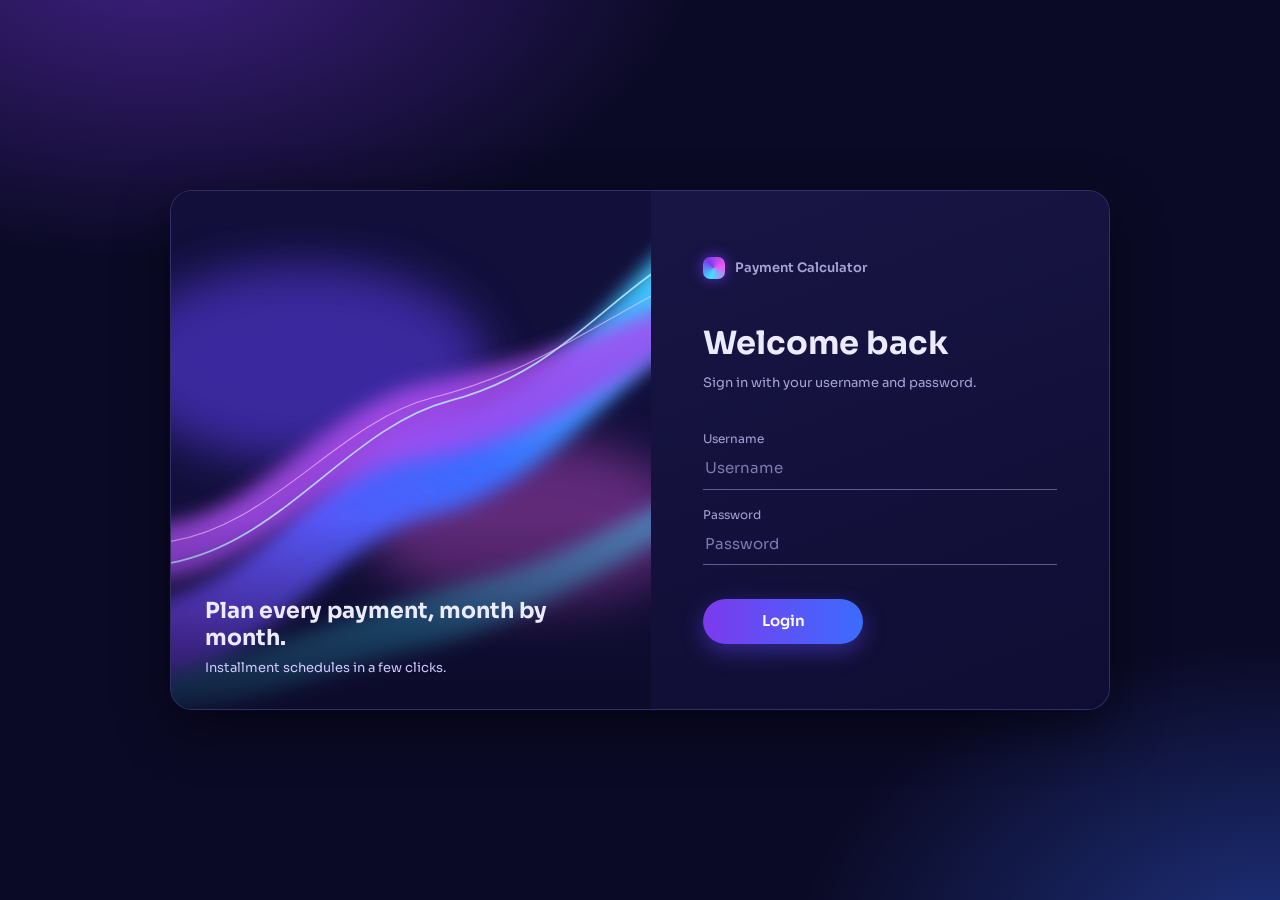
<file: index.html>
<!DOCTYPE html>
<html lang="en">
<head>
<meta charset="UTF-8">
<meta name="viewport" content="width=device-width, initial-scale=1, viewport-fit=cover">
<title>Login</title>
<link href="https://fonts.googleapis.com/css2?family=Sora:wght@400;600;700&family=Noto+Sans+Khmer:wght@400;700&display=swap" rel="stylesheet">
<link rel="stylesheet" href="css/style.css">
</head>
<body>

<!-- login form -->
<main class="login-page">
  <div class="login-card">

    <div class="login-art" aria-hidden="true">
      <svg viewBox="0 0 440 520" preserveAspectRatio="xMidYMid slice" xmlns="http://www.w3.org/2000/svg">
        <defs>
          <linearGradient id="gA" x1="0" y1="1" x2="1" y2="0">
            <stop offset="0" stop-color="#7c3aed"/><stop offset=".55" stop-color="#3b6cff"/><stop offset="1" stop-color="#3ee0ff"/>
          </linearGradient>
          <linearGradient id="gB" x1="0" y1="0" x2="1" y2="1">
            <stop offset="0" stop-color="#f05cf0"/><stop offset="1" stop-color="#5b3cf0"/>
          </linearGradient>
          <linearGradient id="gC" x1="0" y1="0" x2="0" y2="1">
            <stop offset=".62" stop-color="#0b0a26" stop-opacity="0"/><stop offset="1" stop-color="#0b0a26" stop-opacity=".9"/>
          </linearGradient>
          <filter id="soft" x="-20%" y="-20%" width="140%" height="140%"><feGaussianBlur stdDeviation="9"/></filter>
          <filter id="softer" x="-20%" y="-20%" width="140%" height="140%"><feGaussianBlur stdDeviation="22"/></filter>
        </defs>
        <rect width="440" height="520" fill="#120f3a"/>
        <!-- glow behind ribbons -->
        <ellipse cx="120" cy="180" rx="170" ry="90" fill="#5b3cf0" opacity=".55" filter="url(#softer)"/>
        <ellipse cx="330" cy="330" rx="150" ry="80" fill="#f05cf0" opacity=".35" filter="url(#softer)"/>
        <!-- ribbons running bottom-left to top-right -->
        <path d="M-20 400 C 90 380, 150 250, 250 230 S 400 120, 470 60 L 470 150 C 400 210, 330 300, 240 320 S 80 470, -20 470 Z" fill="url(#gA)" opacity="1" filter="url(#soft)"/>
        <path d="M-20 330 C 70 330, 140 220, 230 200 S 380 160, 470 120 L 470 160 C 380 220, 300 260, 220 270 S 70 380, -20 380 Z" fill="url(#gB)" opacity=".85" filter="url(#soft)"/>
        <path d="M-20 470 C 100 440, 200 400, 280 380 S 400 330, 470 300 L 470 330 C 400 370, 300 430, 220 445 S 80 500, -20 500 Z" fill="#3ee0ff" opacity=".45" filter="url(#soft)"/>
        <!-- thin sharp highlight lines -->
        <path d="M-10 365 C 100 350, 160 240, 255 215 S 390 130, 460 85" fill="none" stroke="#bff6ff" stroke-width="1.6" opacity=".8"/>
        <path d="M-10 345 C 90 335, 150 235, 240 212 S 380 150, 460 108" fill="none" stroke="#ffd0ff" stroke-width="1" opacity=".6"/>
        <rect width="440" height="520" fill="url(#gC)"/>
      </svg>
      <div class="art-caption">
        <b>Plan every payment, month by month.</b>
        <span>Installment schedules in a few clicks.</span>
      </div>
    </div>

    <div class="login-form">
      <div class="brand"><span class="brand-dot"></span>Payment Calculator</div>
      <h2>Welcome back</h2>
      <p class="hint">Sign in with your username and password.</p>
      <label for="txtUsername">Username</label>
      <input id="txtUsername" type="text" placeholder="Username">
      <label for="txtPassword">Password</label>
      <input id="txtPassword" type="password" placeholder="Password">
      <button id="btnShow">Login</button>
    </div>

  </div>
</main>

<script src="js/code.js"></script>
</body>
</html>
</file>
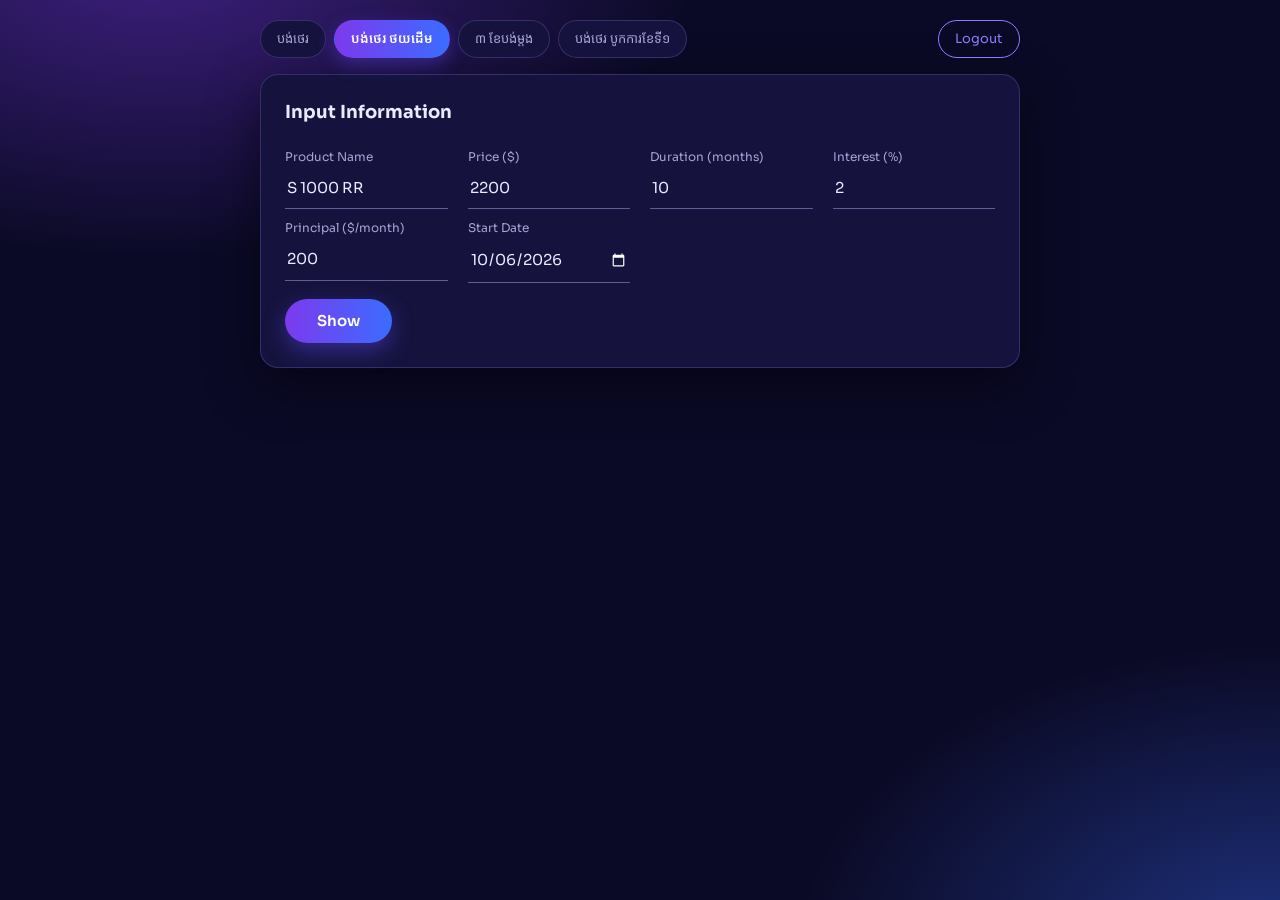
<file: decreasingInterest.html>
<!DOCTYPE html>
<html lang="en">
<head>
<meta charset="UTF-8">
<meta name="viewport" content="width=device-width, initial-scale=1, viewport-fit=cover">
<title>Payment Calculator</title>
<link href="https://fonts.googleapis.com/css2?family=Sora:wght@400;600;700&family=Noto+Sans+Khmer:wght@400;700&display=swap" rel="stylesheet">
<link rel="stylesheet" href="css/style.css">
</head>
<body>

<!-- page buttons -->
<div class="tabs noprint">
    <a class="tab" href="fixedPayment.html">បង់ថេរ</a>
    <a class="tab on" href="decreasingInterest.html">បង់ថេរ ថយដើម</a>
    <a class="tab" href="paidPer3Month.html">៣ ខែបង់ម្តង</a>
    <a class="tab" href="totalFirstMonth.html">បង់ថេរ បូកការខែទី១</a>
    <a class="tab out" href="index.html">Logout</a>
</div>

<!-- input form -->
<div class="card noprint" id="form">
  <h2>Input Information</h2>
  <div class="grid">
    <div><label for="product">Product Name</label><input type="text" id="product" value="S 1000 RR" placeholder="Enter product name" required></div>
    <div><label for="price">Price ($)</label><input type="number" id="price" value="2200" min="1" step="10" required></div>
    <div><label for="duration">Duration (months)</label><input type="number" id="duration" value="10" min="1" required></div>
    <div><label for="interest">Interest (%)</label><input type="number" id="interest" value="2" min="0" step="0.5" required></div>
    <div><label for="principal">Principal ($/month)</label><input type="number" id="principal" value="200" min="0" step="10" required></div>
    <div><label for="date">Start Date</label><input type="date" id="date" value="2026-10-06" required></div>
  </div>
  <button id="btnShow">Show</button>
</div>

<!-- the table is built by JavaScript here -->
<div id="tbl"></div>

<script src="js/decreasingInterest.js"></script>
</body>
</html>
</file>
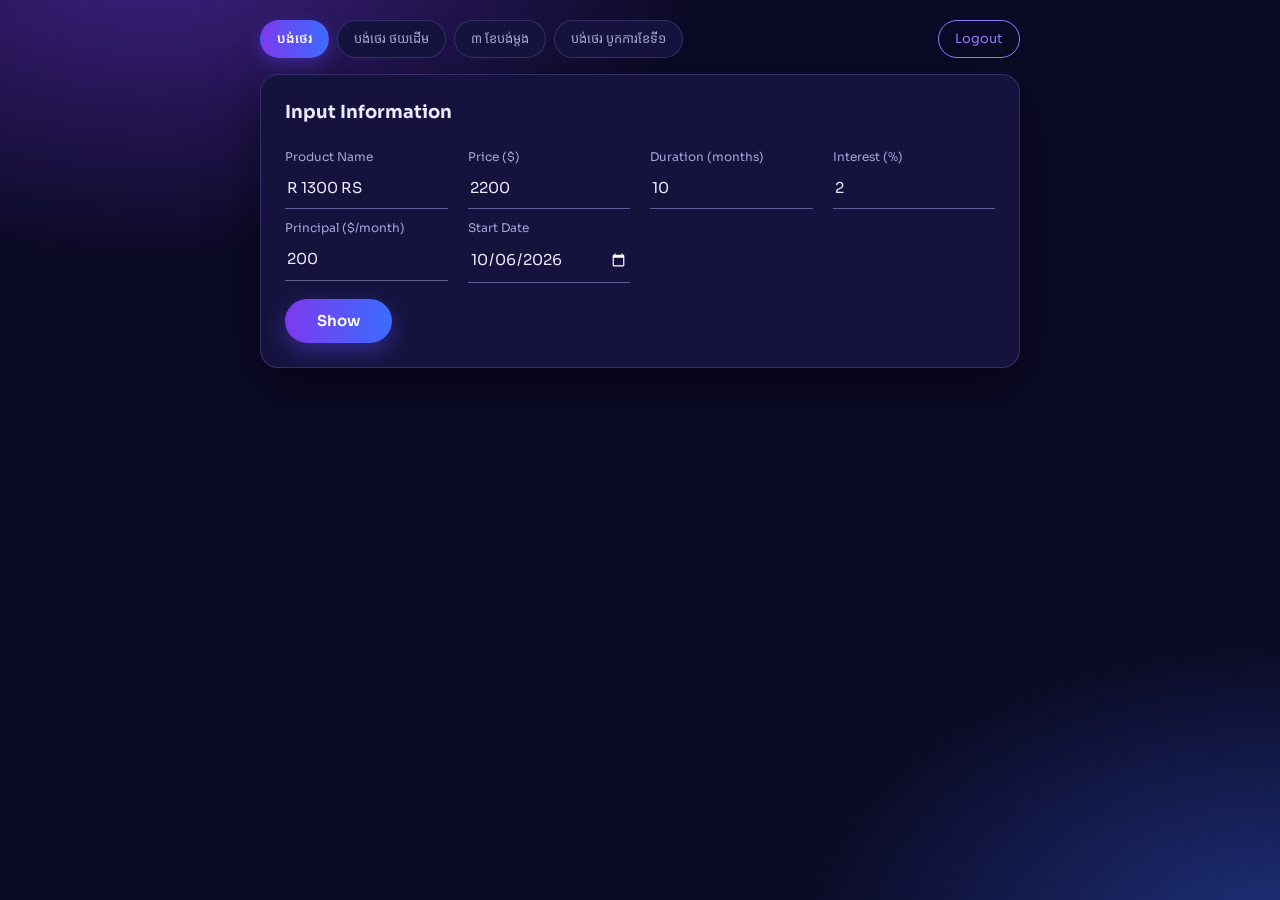
<file: fixedPayment.html>
<!DOCTYPE html>
<html lang="en">
<head>
<meta charset="UTF-8">
<meta name="viewport" content="width=device-width, initial-scale=1, viewport-fit=cover">
<title>Payment Calculator</title>
<link href="https://fonts.googleapis.com/css2?family=Sora:wght@400;600;700&family=Noto+Sans+Khmer:wght@400;700&display=swap" rel="stylesheet">
<link rel="stylesheet" href="css/style.css">
</head>
<body>

<!-- page buttons -->
<div class="tabs noprint">
    <a class="tab on" href="fixedPayment.html">បង់ថេរ</a>
    <a class="tab" href="decreasingInterest.html">បង់ថេរ ថយដើម</a>
    <a class="tab" href="paidPer3Month.html">៣ ខែបង់ម្តង</a>
    <a class="tab" href="totalFirstMonth.html">បង់ថេរ បូកការខែទី១</a>
    <a class="tab out" href="index.html">Logout</a>
</div>

<!-- input form -->
<div class="card noprint" id="form">
  <h2>Input Information</h2>
  <div class="grid">
    <div><label for="product">Product Name</label><input type="text" id="product" value="R 1300 RS" placeholder="Enter product name" required></div>
    <div><label for="price">Price ($)</label><input type="number" id="price" value="2200" min="1" step="10" required></div>
    <div><label for="duration">Duration (months)</label><input type="number" id="duration" value="10" min="1" required></div>
    <div><label for="interest">Interest (%)</label><input type="number" id="interest" value="2" min="0" step="0.5" required></div>
    <div><label for="principal">Principal ($/month)</label><input type="number" id="principal" value="200" min="0" step="10" required></div>
    <div><label for="date">Start Date</label><input type="date" id="date" value="2026-10-06" required></div>
  </div>
  <button id="btnShow">Show</button>
</div>

<!-- the table is built by JavaScript here -->
<div id="tbl"></div>

<script src="js/fixedPayment.js"></script>
</body>
</html>
</file>
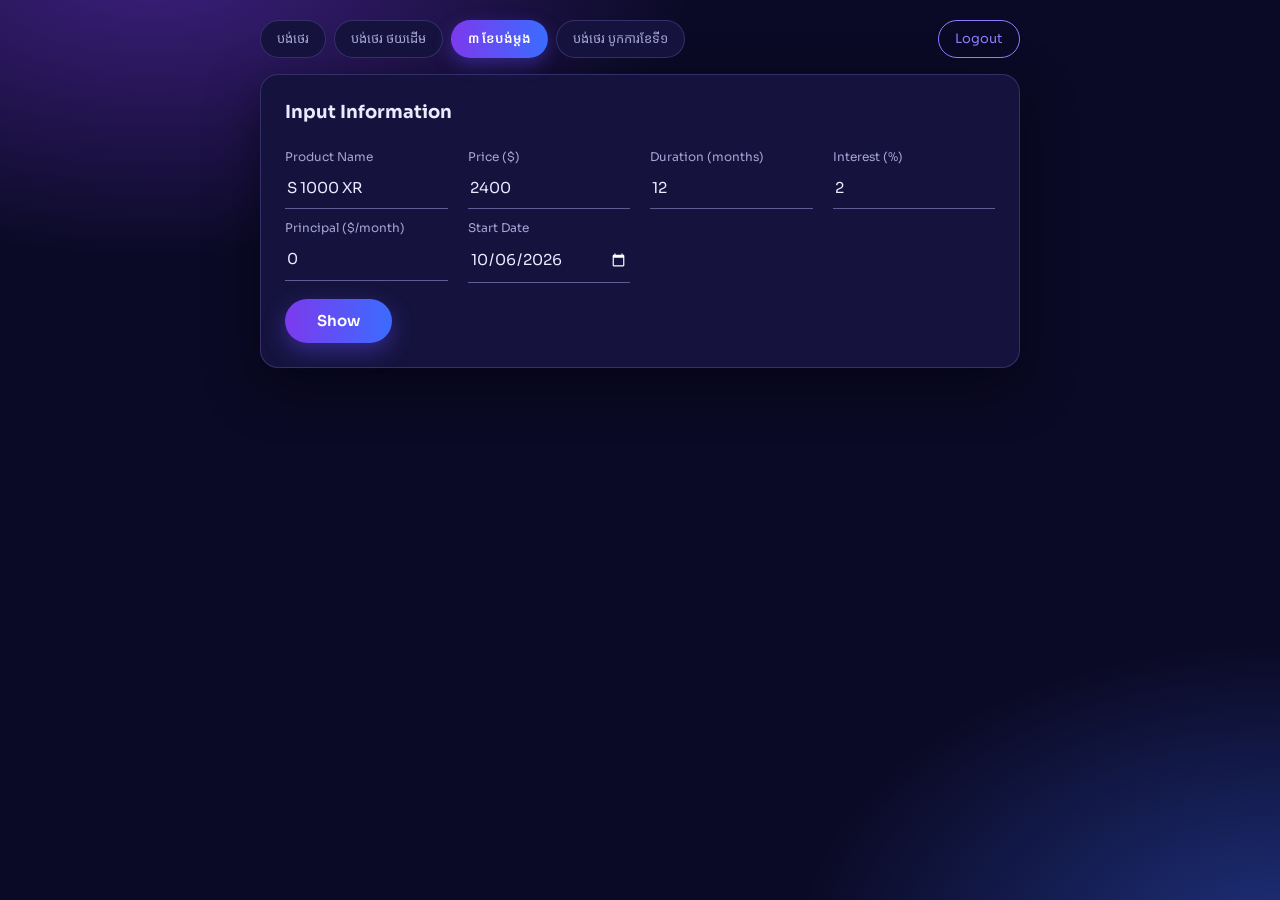
<file: paidPer3Month.html>
<!DOCTYPE html>
<html lang="en">
<head>
<meta charset="UTF-8">
<meta name="viewport" content="width=device-width, initial-scale=1, viewport-fit=cover">
<title>Payment Calculator</title>
<link href="https://fonts.googleapis.com/css2?family=Sora:wght@400;600;700&family=Noto+Sans+Khmer:wght@400;700&display=swap" rel="stylesheet">
<link rel="stylesheet" href="css/style.css">
</head>
<body>

<!-- page buttons -->
<div class="tabs noprint">
    <a class="tab" href="fixedPayment.html">បង់ថេរ</a>
    <a class="tab" href="decreasingInterest.html">បង់ថេរ ថយដើម</a>
    <a class="tab on" href="paidPer3Month.html">៣ ខែបង់ម្តង</a>
    <a class="tab" href="totalFirstMonth.html">បង់ថេរ បូកការខែទី១</a>
    <a class="tab out" href="index.html">Logout</a>
</div>

<!-- input form -->
<div class="card noprint" id="form">
  <h2>Input Information</h2>
  <div class="grid">
    <div><label for="product">Product Name</label><input type="text" id="product" value="S 1000 XR" placeholder="Enter product name" required></div>
    <div><label for="price">Price ($)</label><input type="number" id="price" value="2400" min="1" step="10" required></div>
    <div><label for="duration">Duration (months)</label><input type="number" id="duration" value="12" min="1" required></div>
    <div><label for="interest">Interest (%)</label><input type="number" id="interest" value="2" min="0" step="0.5" required></div>
    <div><label for="principal">Principal ($/month)</label><input type="number" id="principal" value="0" min="0" step="10" required></div>
    <div><label for="date">Start Date</label><input type="date" id="date" value="2026-10-06" required></div>
  </div>
  <button id="btnShow">Show</button>
</div>

<!-- the table is built by JavaScript here -->
<div id="tbl"></div>

<script src="js/paidPer3Month.js"></script>
</body>
</html>
</file>
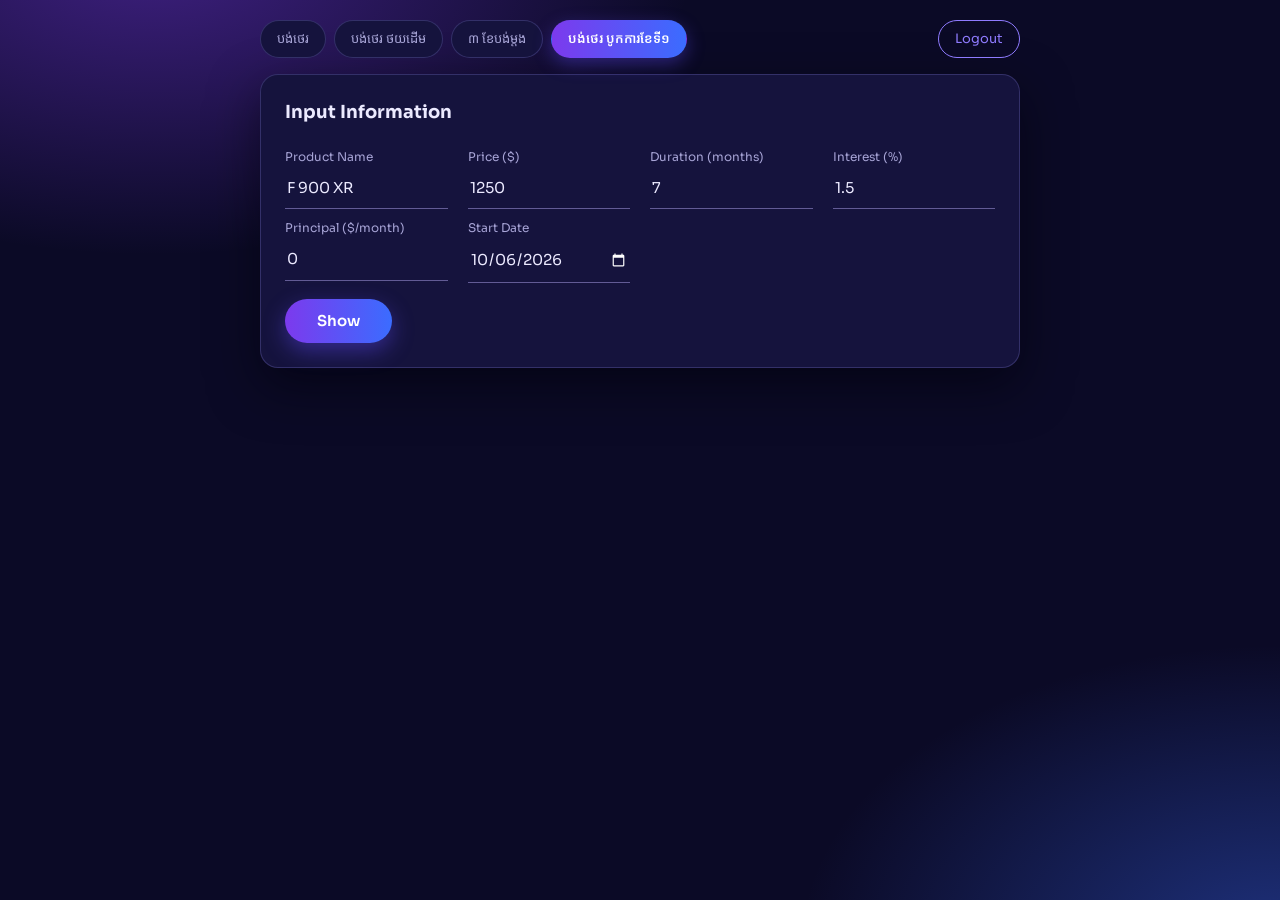
<file: totalFirstMonth.html>
<!DOCTYPE html>
<html lang="en">
<head>
<meta charset="UTF-8">
<meta name="viewport" content="width=device-width, initial-scale=1, viewport-fit=cover">
<title>Payment Calculator</title>
<link href="https://fonts.googleapis.com/css2?family=Sora:wght@400;600;700&family=Noto+Sans+Khmer:wght@400;700&display=swap" rel="stylesheet">
<link rel="stylesheet" href="css/style.css">
</head>
<body>

<!-- page buttons -->
<div class="tabs noprint">
    <a class="tab" href="fixedPayment.html">បង់ថេរ</a>
    <a class="tab" href="decreasingInterest.html">បង់ថេរ ថយដើម</a>
    <a class="tab" href="paidPer3Month.html">៣ ខែបង់ម្តង</a>
    <a class="tab on" href="totalFirstMonth.html">បង់ថេរ បូកការខែទី១</a>
    <a class="tab out" href="index.html">Logout</a>
</div>

<!-- input form -->
<div class="card noprint" id="form">
  <h2>Input Information</h2>
  <div class="grid">
    <div><label for="product">Product Name</label><input type="text" id="product" value="F 900 XR" placeholder="Enter product name" required></div>
    <div><label for="price">Price ($)</label><input type="number" id="price" value="1250" min="1" step="10" required></div>
    <div><label for="duration">Duration (months)</label><input type="number" id="duration" value="7" min="1" required></div>
    <div><label for="interest">Interest (%)</label><input type="number" id="interest" value="1.5" min="0" step="0.5" required></div>
    <div><label for="principal">Principal ($/month)</label><input type="number" id="principal" value="0" min="0" step="10" required></div>
    <div><label for="date">Start Date</label><input type="date" id="date" value="2026-10-06" required></div>
  </div>
  <button id="btnShow">Show</button>
</div>

<!-- the table is built by JavaScript here -->
<div id="tbl"></div>

<script src="js/totalFirstMonth.js"></script>
</body>
</html>
</file>
<file: css/style.css>
/* ===== Night-violet theme ===== */
:root {
    --ink: #0b0a26;
    --panel: #15133d;
    --panel-2: #1c1a4d;
    --violet: #7c3aed;
    --indigo: #4f46e5;
    --blue: #3b6cff;
    --cyan: #3ee0ff;
    --pink: #f05cf0;
    --grad: linear-gradient(90deg, #7c3aed, #3b6cff);
    --text: #eceaff;
    --muted: #a7a4d6;
    --line: rgba(160, 150, 255, .22);
    --tint: rgba(124, 92, 255, .10);
    --hover: rgba(124, 92, 255, .22);
    --red: #ff7a9c;
    --accent: #8f7bff;
    --th: #4a3fd8;
    --tf: #2d27a8;
    --shadow: 0 18px 50px rgba(0, 0, 10, .55);
    box-sizing: border-box;
    padding-top: env(safe-area-inset-top, 0px);
    padding-bottom: env(safe-area-inset-bottom, 0px)
}

html {
    scroll-padding-top: env(safe-area-inset-top, 0px);
    color-scheme: dark
}

* {
    box-sizing: border-box
}

body {
    margin: 0;
    min-height: 100vh;
    color: var(--text);
    background:
        radial-gradient(900px 500px at 12% -5%, rgba(124, 58, 237, .45), transparent 60%),
        radial-gradient(800px 500px at 100% 105%, rgba(59, 108, 255, .40), transparent 60%),
        var(--ink);
    background-attachment: fixed;
    font: 15px/1.5 "Sora", "Noto Sans Khmer", system-ui, Arial, sans-serif;
    padding: 20px 16px
}

/* ===== Cards ===== */
.card {
    background: var(--panel);
    border: 1px solid var(--line);
    border-radius: 18px;
    padding: 24px;
    max-width: 760px;
    margin: 0 auto 18px;
    box-shadow: var(--shadow)
}

h2 {
    margin: 0 0 12px;
    font-size: 18px;
    font-weight: 700
}

label {
    display: block;
    font-size: 12px;
    color: var(--muted);
    margin: 10px 0 2px
}

input {
    width: 100%;
    padding: 9px 2px;
    border: 0;
    border-bottom: 1px solid rgba(190, 180, 255, .45);
    border-radius: 0;
    background: transparent;
    color: var(--text);
    font: inherit;
    outline: none;
    transition: border-color .2s, box-shadow .2s
}

input::placeholder {
    color: #7d7ab0
}

input:focus {
    border-bottom-color: var(--cyan);
    box-shadow: 0 1px 0 var(--cyan)
}

/* ===== Buttons ===== */
button {
    margin-top: 16px;
    padding: 11px 32px;
    border: 0;
    border-radius: 999px;
    background: var(--grad);
    color: #fff;
    font: inherit;
    font-weight: 600;
    cursor: pointer;
    box-shadow: 0 8px 22px rgba(92, 70, 240, .45)
}

button:hover {
    filter: brightness(1.12)
}

button:focus-visible,
a.tab:focus-visible,
input:focus-visible {
    outline: 2px solid var(--cyan);
    outline-offset: 3px
}

button.ghost {
    background: transparent;
    color: var(--accent);
    border: 1px solid var(--accent);
    margin-left: 6px;
    box-shadow: none
}

.grid {
    display: grid;
    grid-template-columns: repeat(auto-fit, minmax(130px, 1fr));
    gap: 0 20px
}

.err {
    color: var(--red);
    font-size: 13px;
    min-height: 18px;
    margin-top: 8px
}

.hidden {
    display: none
}

/* ===== Navigation tabs ===== */
.tabs {
    display: flex;
    flex-wrap: wrap;
    gap: 8px;
    max-width: 760px;
    margin: 0 auto 16px
}

.tab {
    margin: 0;
    background: var(--panel);
    color: var(--muted);
    border: 1px solid var(--line);
    border-radius: 999px;
    padding: 8px 16px;
    font-size: 13px;
    box-shadow: none
}

a.tab {
    display: inline-block;
    text-decoration: none;
    cursor: pointer
}

a.tab:hover {
    color: var(--text);
    border-color: var(--accent)
}

.tab.on {
    background: var(--grad);
    color: #fff;
    border-color: transparent;
    font-weight: 600;
    box-shadow: 0 6px 18px rgba(92, 70, 240, .4)
}

.tab.out {
    margin-left: auto;
    background: transparent;
    color: var(--accent);
    border-color: var(--accent)
}

/* ===== Payment schedule ===== */
.head {
    display: flex;
    justify-content: space-between;
    align-items: flex-end;
    flex-wrap: wrap;
    gap: 8px;
    border-bottom: 2px solid var(--violet);
    padding-bottom: 10px;
    margin-bottom: 14px
}

.head h1 {
    margin: 0;
    font-size: 20px
}

.head .kh {
    color: var(--cyan);
    font-weight: 700
}

.head .sub {
    font-size: 12px;
    color: var(--muted);
    margin-top: 2px
}

.price {
    text-align: right
}

.price small {
    display: block;
    color: var(--muted);
    font-size: 11px
}

.price b {
    font-size: 22px;
    color: var(--cyan)
}

.info {
    display: grid;
    grid-template-columns: repeat(auto-fit, minmax(120px, 1fr));
    gap: 10px;
    margin-bottom: 16px
}

.info div {
    background: var(--tint);
    border: 1px solid var(--line);
    border-radius: 12px;
    padding: 9px 12px
}

.info small {
    display: block;
    color: var(--muted);
    font-size: 11px
}

.info b {
    font-size: 15px
}

.hist {
    display: flex;
    justify-content: space-between;
    align-items: center;
    flex-wrap: wrap;
    gap: 8px;
    margin-bottom: 10px
}

.hist small {
    color: var(--muted)
}

.pill {
    background: var(--tint);
    border: 1px solid var(--accent);
    color: var(--accent);
    border-radius: 999px;
    padding: 3px 14px;
    font-size: 12px;
    font-weight: 600
}

.show {
    margin-top: 12px;
    color: var(--muted);
    font-size: 12px
}

.wrap {
    overflow-x: auto;
    border: 1px solid var(--line);
    border-radius: 12px
}

table {
    border-collapse: collapse;
    width: 100%;
    min-width: 520px;
    font-variant-numeric: tabular-nums
}

th,
td {
    padding: 10px 14px;
    text-align: right;
    border: 0;
    border-bottom: 1px solid var(--line)
}

thead th {
    background: var(--th);
    color: #fff;
    font-size: 12px;
    font-weight: 700
}

th:first-child,
td:first-child,
th:nth-child(2),
td:nth-child(2) {
    text-align: center
}

tbody tr:nth-child(even) {
    background: var(--tint)
}

tbody tr:hover {
    background: var(--hover)
}

tbody td:last-child {
    font-weight: 600
}

tbody tr:first-child td {
    background: rgba(124, 92, 255, .20)
}

tbody tr:first-child td:nth-child(2),
.red {
    color: var(--red);
    font-weight: 600
}

.info b.red {
    font-size: 15px
}

tfoot td,
tfoot th {
    background: var(--tf);
    color: #fff;
    font-weight: 700;
    border: 0
}

tfoot th {
    padding: 10px 14px;
    text-align: right
}

tfoot th:first-child {
    text-align: left
}

/* ===== Login page ===== */
.login-page {
    min-height: calc(100vh - 40px);
    display: grid;
    place-items: center
}

.login-card {
    width: 100%;
    max-width: 940px;
    min-height: 520px;
    display: grid;
    grid-template-columns: 1.05fr 1fr;
    background: var(--panel);
    border: 1px solid var(--line);
    border-radius: 22px;
    overflow: hidden;
    box-shadow: var(--shadow)
}

.login-art {
    position: relative;
    background: #120f3a;
    overflow: hidden
}

.login-art svg {
    position: absolute;
    inset: 0;
    width: 100%;
    height: 100%
}

.art-caption {
    position: absolute;
    left: 34px;
    bottom: 32px;
    right: 34px;
    z-index: 1
}

.art-caption b {
    display: block;
    font-size: 22px;
    line-height: 1.25
}

.art-caption span {
    display: block;
    margin-top: 6px;
    font-size: 13px;
    color: #cfc9ff
}

.login-form {
    padding: 48px 52px;
    display: flex;
    flex-direction: column;
    justify-content: center;
    background: linear-gradient(160deg, #181545, #0f0d33)
}

.brand {
    display: flex;
    align-items: center;
    gap: 10px;
    font-size: 13px;
    font-weight: 600;
    color: var(--muted);
    margin-bottom: 40px
}

.brand-dot {
    width: 22px;
    height: 22px;
    border-radius: 7px;
    background: conic-gradient(from 200deg, #3ee0ff, #7c3aed, #f05cf0, #3ee0ff);
    box-shadow: 0 0 14px rgba(124, 58, 237, .7)
}

.login-form h2 {
    font-size: 32px;
    font-weight: 700;
    margin: 0 0 6px
}

.login-form .hint {
    margin: 0 0 22px;
    color: var(--muted);
    font-size: 13px
}

.login-form label {
    margin: 16px 0 0
}

.login-form button {
    align-self: flex-start;
    margin-top: 34px;
    min-width: 160px
}

/* ===== Responsive ===== */
@media (max-width: 720px) {
    .login-card {
        grid-template-columns: 1fr
    }

    .login-art {
        height: 170px
    }

    .art-caption {
        display: none
    }

    .login-form {
        padding: 30px 26px 36px
    }

    .tab.out {
        margin-left: 0
    }
}

/* ===== Print: plain black on white ===== */
@media print {
    :root {
        --panel: #fff;
        --text: #000;
        --muted: #444;
        --line: #bbb;
        --tint: #f2f2f2;
        --hover: #f2f2f2;
        --red: #c00;
        --cyan: #000;
        --th: #333;
        --tf: #333;
        --shadow: none
    }

    #form,
    .noprint,
    .tabs {
        display: none !important
    }

    body {
        background: #fff
    }

    tbody tr:first-child td {
        background: #eee
    }
}
</file>
